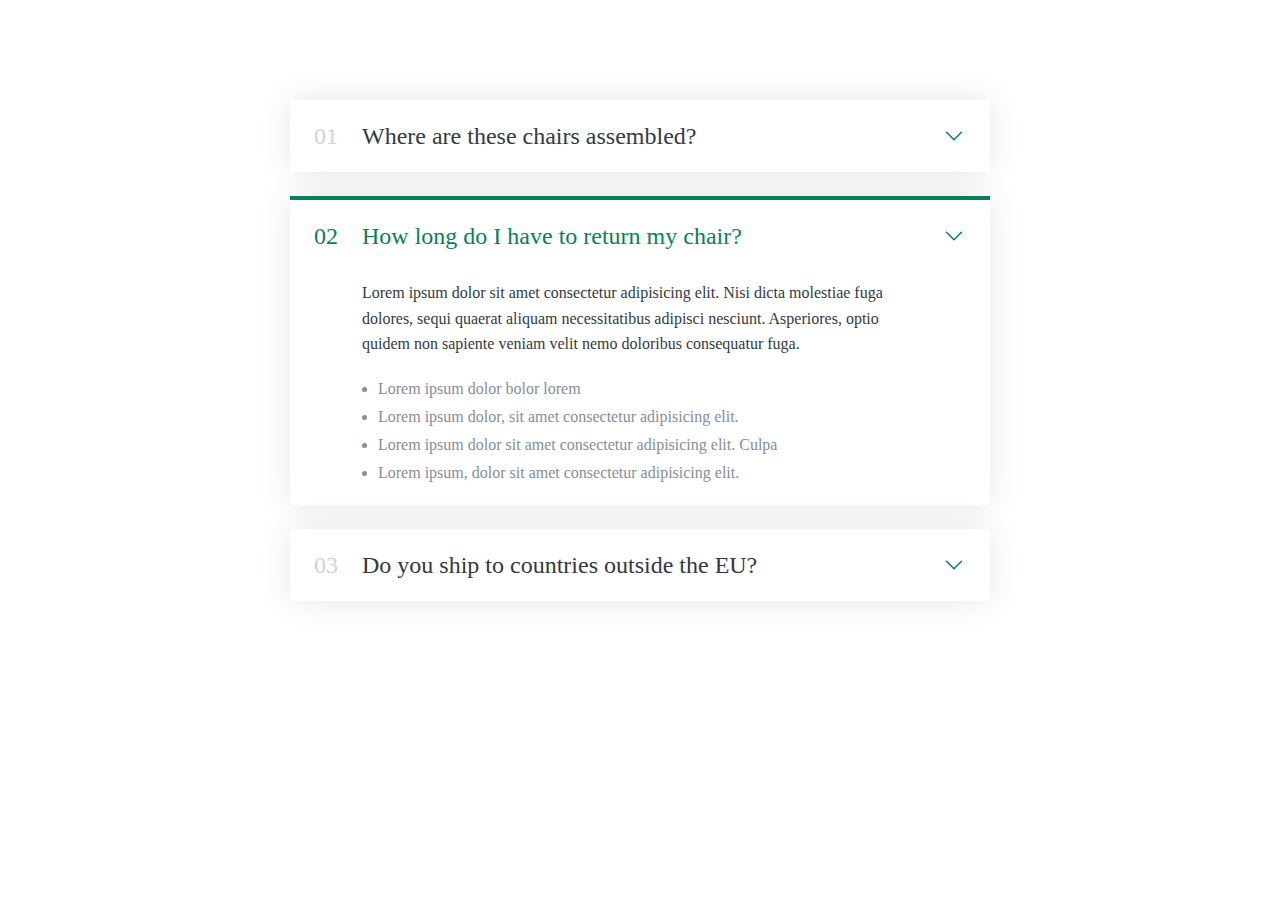
<file: accordion-component/accordrion.html>
<!DOCTYPE html>
<html lang="en">
  <head>
    <meta charset="UTF-8" />
    <meta http-equiv="X-UA-Compatible" content="IE=edge" />
    <meta name="viewport" content="width=device-width, initial-scale=1.0" />
    <link rel="stylesheet" href="style-accordrion.css" />
    <title>Accordion Component</title>
  </head>
  <body>
    <div class="accordion">
      <div class="item">
        <p class="number">01</p>
        <p class="text">Where are these chairs assembled?</p>
        <svg
          xmlns="http://www.w3.org/2000/svg"
          fill="none"
          viewBox="0 0 24 24"
          stroke-width="1.5"
          stroke="currentColor"
          class="icon"
        >
          <path
            stroke-linecap="round"
            stroke-linejoin="round"
            d="M19.5 8.25l-7.5 7.5-7.5-7.5"
          />
        </svg>

        <div class="hidden-box">
          <p>
            Lorem ipsum dolor sit amet consectetur adipisicing elit. Nisi dicta
            molestiae fuga dolores, sequi quaerat aliquam necessitatibus
            adipisci nesciunt. Asperiores, optio quidem non sapiente veniam
            velit nemo doloribus consequatur fuga.
          </p>
          <ul>
            <li>Lorem ipsum dolor bolor lorem</li>
            <li>Lorem ipsum dolor, sit amet consectetur adipisicing elit.</li>
            <li>
              Lorem ipsum dolor sit amet consectetur adipisicing elit. Culpa
            </li>
            <li>Lorem ipsum, dolor sit amet consectetur adipisicing elit.</li>
          </ul>
        </div>
      </div>
      <div class="item open">
        <p class="number">02</p>
        <p class="text">How long do I have to return my chair?</p>
        <svg
          xmlns="http://www.w3.org/2000/svg"
          fill="none"
          viewBox="0 0 24 24"
          stroke-width="1.5"
          stroke="currentColor"
          class="icon"
        >
          <path
            stroke-linecap="round"
            stroke-linejoin="round"
            d="M19.5 8.25l-7.5 7.5-7.5-7.5"
          />
        </svg>

        <div class="hidden-box">
          <p>
            Lorem ipsum dolor sit amet consectetur adipisicing elit. Nisi dicta
            molestiae fuga dolores, sequi quaerat aliquam necessitatibus
            adipisci nesciunt. Asperiores, optio quidem non sapiente veniam
            velit nemo doloribus consequatur fuga.
          </p>
          <ul>
            <li>Lorem ipsum dolor bolor lorem</li>
            <li>Lorem ipsum dolor, sit amet consectetur adipisicing elit.</li>
            <li>
              Lorem ipsum dolor sit amet consectetur adipisicing elit. Culpa
            </li>
            <li>Lorem ipsum, dolor sit amet consectetur adipisicing elit.</li>
          </ul>
        </div>
      </div>
      <div class="item">
        <p class="number">03</p>
        <p class="text">Do you ship to countries outside the EU?</p>
        <svg
          xmlns="http://www.w3.org/2000/svg"
          fill="none"
          viewBox="0 0 24 24"
          stroke-width="1.5"
          stroke="currentColor"
          class="icon"
        >
          <path
            stroke-linecap="round"
            stroke-linejoin="round"
            d="M19.5 8.25l-7.5 7.5-7.5-7.5"
          />
        </svg>

        <div class="hidden-box">
          <p>
            Lorem ipsum dolor sit amet consectetur adipisicing elit. Nisi dicta
            molestiae fuga dolores, sequi quaerat aliquam necessitatibus
            adipisci nesciunt. Asperiores, optio quidem non sapiente veniam
            velit nemo doloribus consequatur fuga.
          </p>
          <ul>
            <li>Lorem ipsum dolor bolor lorem</li>
            <li>Lorem ipsum dolor, sit amet consectetur adipisicing elit.</li>
            <li>
              Lorem ipsum dolor sit amet consectetur adipisicing elit. Culpa
            </li>
            <li>Lorem ipsum, dolor sit amet consectetur adipisicing elit.</li>
          </ul>
        </div>
      </div>
    </div>
  </body>
</html>
</file>
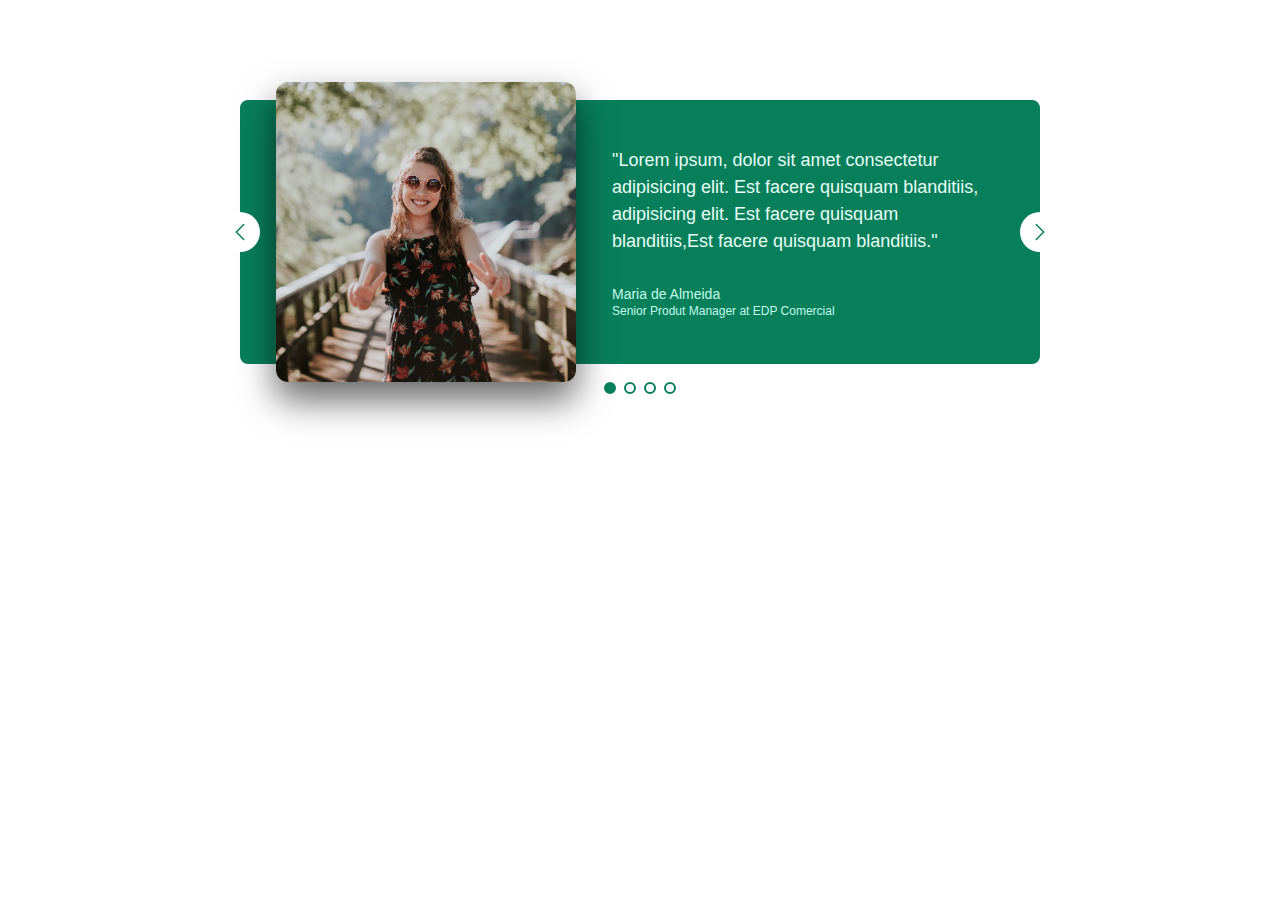
<file: accordion-component/carousel.html>
<!DOCTYPE html>
<html lang="en">
  <head>
    <meta charset="UTF-8" />
    <meta http-equiv="X-UA-Compatible" content="IE=edge" />
    <meta name="viewport" content="width=device-width, initial-scale=1.0" />
    <title>Carousel</title>
    <link rel="stylesheet" href="style-carousel.css" />
  </head>
  <body>
    <div class="carousel">
      <img src="maria.jpg" alt="Photo of Maria" />
      <blockquote class="testimonial">
        <p class="testimonial-text">
          "Lorem ipsum, dolor sit amet consectetur adipisicing elit. Est facere
          quisquam blanditiis, adipisicing elit. Est facere quisquam
          blanditiis,Est facere quisquam blanditiis."
        </p>
        <p class="testimonial-author">Maria de Almeida</p>
        <p class="testimonial-job">Senior Produt Manager at EDP Comercial</p>
      </blockquote>
      <button class="btn btn--left">
        <svg
          xmlns="http://www.w3.org/2000/svg"
          fill="none"
          viewBox="0 0 24 24"
          stroke-width="1.5"
          stroke="currentColor"
          class="btn-icon"
        >
          <path
            stroke-linecap="round"
            stroke-linejoin="round"
            d="M15.75 19.5L8.25 12l7.5-7.5"
          />
        </svg>
      </button>
      <button class="btn btn--right">
        <svg
          xmlns="http://www.w3.org/2000/svg"
          fill="none"
          viewBox="0 0 24 24"
          stroke-width="1.5"
          stroke="currentColor"
          class="btn-icon"
        >
          <path
            stroke-linecap="round"
            stroke-linejoin="round"
            d="M8.25 4.5l7.5 7.5-7.5 7.5"
          />
        </svg>
      </button>
      <div class="dots">
        <button class="dot--first">&nbsp;</button
        ><button class="dot">&nbsp;</button><button class="dot">&nbsp;</button
        ><button class="dot">&nbsp;</button>
      </div>
    </div>
    <!-- <div class="flex-container">
      <div class="item">
        <div class="container">
          <a href="#">
            <svg
              xmlns="http://www.w3.org/2000/svg"
              fill="none"
              viewBox="0 0 24 24"
              stroke-width="1.5"
              stroke="currentColor"
              class="icon-left"
            >
              <path
                stroke-linecap="round"
                stroke-linejoin="round"
                d="M15.75 19.5L8.25 12l7.5-7.5"
              />
            </svg>
          </a>
          <img src="maria.jpg" alt="Photo of Maria" />
          <div class="text">
            <p>
              Lorem ipsum dolor sit amet consectetur adipisicing elit. Sint
              consectetur aut nobis dolorem maxime. Velit, labore ipsa
              consectetur repellat incidunt dolor tenetur dignissimos explicabo
              rerum doloribus eos molestiae, alias illum.
            </p>
            <p>
              Maria de Almeida <br />
              Senior Product Manager at EDP Comerical
            </p>
          </div>
          <svg
            xmlns="http://www.w3.org/2000/svg"
            fill="none"
            viewBox="0 0 24 24"
            stroke-width="1.5"
            stroke="currentColor"
            class="icon-right"
          >
            <path
              stroke-linecap="round"
              stroke-linejoin="round"
              d="M8.25 4.5l7.5 7.5-7.5 7.5"
            />
          </svg>
        </div>
      </div>
    </div> -->
  </body>
</html>
</file>
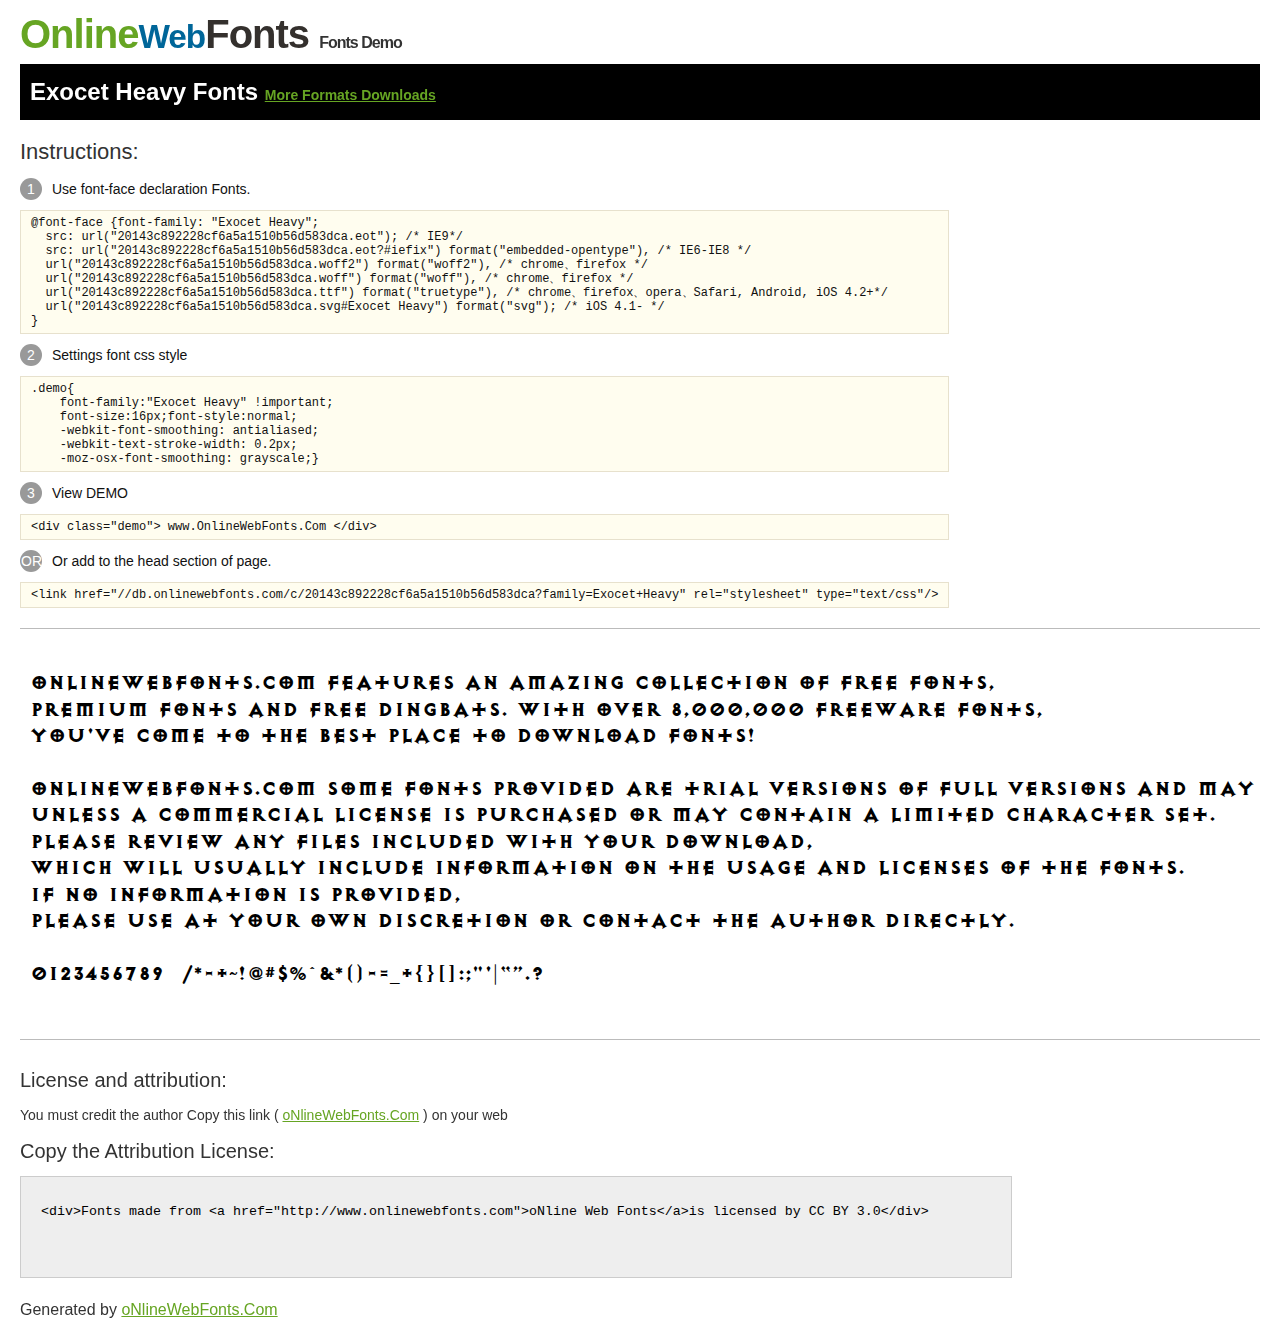
<file: copy-project-2-median-xl/font/@font-face/Demo.html>
<!DOCTYPE html>
<html>
<head>
<meta charset="utf-8"/>
<title>Exocet Heavy Font - OnlineWebFonts.COM</title>
<style type="text/css">
@font-face {font-family: "Exocet Heavy";
  src: url("20143c892228cf6a5a1510b56d583dca.eot"); /* IE9*/
  src: url("20143c892228cf6a5a1510b56d583dca.eot?#iefix") format("embedded-opentype"), /* IE6-IE8 */
  url("20143c892228cf6a5a1510b56d583dca.woff2") format("woff2"), /* chrome、firefox */
  url("20143c892228cf6a5a1510b56d583dca.woff") format("woff"), /* chrome、firefox */
  url("20143c892228cf6a5a1510b56d583dca.ttf") format("truetype"), /* chrome、firefox、opera、Safari, Android, iOS 4.2+*/
  url("20143c892228cf6a5a1510b56d583dca.svg#Exocet Heavy") format("svg"); /* iOS 4.1- */
}
*{margin:0;padding:0;list-style:none;}pre{border:solid 1px #e7e1cd;background-color:#fffdef;overflow:auto;font-size:12px;line-height:14px;margin-top:10px;margin-right:0;margin-bottom:10px;margin-left:0;padding-top:5px;padding-right:10px;padding-bottom:5px;padding-left:10px;}.demo pre{color:#000;line-height: 1.2em;font-family:"Exocet Heavy"!important;font-size:22px;background-color:#FFF;border-top-width:0px;border-right-width:0px;border-bottom-width:0px;border-left-width:0px;}body{font-family:sans-serif;line-height:1.5;font-size:16px;padding:20px;color:#333;}:hover,:before,:after{-webkit-transition:all 0.1s ease-in;-moz-transition:all 0.1s ease-in;-ms-transition:all 0.1s ease-in;-o-transition:all 0.1s ease-in;transition:all 0.1s ease-in;}*{-moz-box-sizing:border-box;-webkit-box-sizing:border-box;box-sizing:border-box;margin:0;padding:0;}a{color:#66A523;}h1.logo{font-size:40px;letter-spacing:-1px;margin-top:-16px;}h1.logo strong{font-size:16px;font-family:sans-serif;color:#333;}h1.logo a{color:#34302d;text-decoration:none;}h1.logo a span{color:#66A523;}h1.logo a small{color:#006699;}.info{float:left;font-size:14px;margin-top:15px;}.info ul{margin-left:0px;color:#111;margin-bottom:20px;}.info .exs{font-size:12px;color:#666;margin-left:35px;display:block;}.info ul li{margin-top:10px;list-style:none;}.info .numno{color:#fff;border-radius:20px;padding:1px;display:inline-block;width:22px;height:22px;text-align:center;margin-right:10px;background-color:#999999;}.info ul strong{font-weight:normal;color:#000;}.info .inst{font-size:22px;margin-bottom:10px;}.demo{float:left;width:100%;height:auto;border-top-width:1px;border-top-style:solid;border-top-color:#bbb;border-bottom-width:1px;border-bottom-style:solid;border-bottom-color:#bbb;padding-bottom:10px;}.demo .demo_svg{float:left;height:auto;width:100px;margin-right:5px;margin-left:5px;margin-bottom:10px;}.demo .demo_svg i{float:left;height:80px;width:80px;text-align:center;font-size:40px;margin-left:10px;line-height:80px;color:#777;}.demo .demo_svg .code{float:left;height:20px;width:100%;overflow:hidden;text-align:center;line-height:20px;font-size:11px;color:#666;}.demo .demo_svg .txt{float:left;height:20px;width:100%;font-size:11px;text-align:center;white-space:nowrap;overflow:hidden;line-height:20px;}.demo .demo_svg:hover i{font-size:60px;color:#333;}.by{padding-top:15px;float:left;width:100%;margin-top:10px;margin-right:0;margin-bottom:10px;margin-left:0;}.by{margin-bottom:10px;font-size:20px;}.by .attr{font-size:14px;color:#333;padding-top:10px;padding-bottom:10px;}textarea{width:80%;height:auto;border:1px solid #CCC;resize:none;background:#EEE;padding:20px;float:left;margin-top:10px;line-height:30px;}#footer{float:left;width:100%;margin-top:10px;padding-bottom:20px;}h2{background-color:#000;padding-top:10px;padding-bottom:10px;padding-left:10px;color:#FFF;}
</style>
</head>
<body>
<h1 class="logo"> <a href="http://www.onlinewebfonts.com/"> <span>Online</span><small>Web</small>Fonts</a> <strong>Fonts Demo</strong></h1>
<h2>
Exocet Heavy Fonts <a style="font-size:14px;" href="http://www.onlinewebfonts.com/download/20143c892228cf6a5a1510b56d583dca" target="_blank">More Formats Downloads</a></h2>
<div class="info">
  <div class="inst">Instructions:</div>
  <ul>
    <li>
      <p> <span class="numno">1</span>Use font-face declaration Fonts.<br />
        <span class="exs">
        <pre>
@font-face {font-family: "Exocet Heavy";
  src: url("20143c892228cf6a5a1510b56d583dca.eot"); /* IE9*/
  src: url("20143c892228cf6a5a1510b56d583dca.eot?#iefix") format("embedded-opentype"), /* IE6-IE8 */
  url("20143c892228cf6a5a1510b56d583dca.woff2") format("woff2"), /* chrome、firefox */
  url("20143c892228cf6a5a1510b56d583dca.woff") format("woff"), /* chrome、firefox */
  url("20143c892228cf6a5a1510b56d583dca.ttf") format("truetype"), /* chrome、firefox、opera、Safari, Android, iOS 4.2+*/
  url("20143c892228cf6a5a1510b56d583dca.svg#Exocet Heavy") format("svg"); /* iOS 4.1- */
}
</pre>
      </span> 
    </li>
    <li>
      <p> <span class="numno">2</span>Settings font css style <br />
      <span class="exs">
<pre>
.demo{
    font-family:"Exocet Heavy" !important;
    font-size:16px;font-style:normal;
    -webkit-font-smoothing: antialiased;
    -webkit-text-stroke-width: 0.2px;
    -moz-osx-font-smoothing: grayscale;}
</pre>
      </span> 
    </li>
    <li>
      <p> <span class="numno">3</span>View DEMO <br />
      <span class="exs"><pre>
&lt;div class="demo"&gt; www.OnlineWebFonts.Com &lt;/div&gt;
</pre></span> 
    </li>
    <li>
      <p> <span class="numno">OR</span>Or add to the head section of page. <br />
      <span class="exs"><pre>
&lt;link href="//db.onlinewebfonts.com/c/20143c892228cf6a5a1510b56d583dca?family=Exocet+Heavy" rel="stylesheet" type="text/css"/&gt;
</pre></span> 
    </li>
  </ul>
</div>
<div class="demo">
<pre>

OnlineWebFonts.Com features an amazing collection of free fonts,
premium fonts and free dingbats. With over 8,000,000 freeware fonts, 
you\'ve come to the best place to download fonts! 

OnlineWebFonts.Com Some fonts provided are trial versions of full versions and may not allow embedding 
unless a commercial license is purchased or may contain a limited character set. 
Please review any files included with your download, 
which will usually include information on the usage and licenses of the fonts. 
If no information is provided, 
please use at your own discretion or contact the author directly. 

0123456789  /*-+~!@#$%^&*()-=_+{}[]:;"\'|\<>.?

</pre>
</div>

<div class="by">
<div class="by_title">License and attribution:</div>
<div class="attr">You must credit the author Copy this link ( <a href="http://www.onlinewebfonts.com" target="_blank">oNlineWebFonts.Com</a> ) on your web </div><div class="usetitle">Copy the Attribution License:</div>
<textarea onclick="this.focus();this.select();">&lt;div&gt;Fonts made from &lt;a href="http://www.onlinewebfonts.com"&gt;oNline Web Fonts&lt;/a&gt;is licensed by CC BY 3.0&lt;/div&gt;</textarea>
</div>
<div id="footer">
    <div>Generated by <a href="http://www.onlinewebfonts.com" target="_blank">oNlineWebFonts.Com</a></div>
</div>
</body>
</html>
</file>
<file: accordion-component/style-accordrion.css>
* {
  box-sizing: border-box;
  margin: 0;
  padding: 0;
}

body {
  color: #343a40;
  line-height: 1;
}

.accordion {
  width: 700px;
  margin: 100px auto;
  display: flex;
  flex-flow: column;
  gap: 24px;
}

.item {
  /* border-top: 5px solid #087f5b; */
  padding: 24px;
  box-shadow: 0 0 32px rgba(0, 0, 0, 0.1);
  display: grid;
  grid-template-columns: auto 1fr auto;
  column-gap: 24px;
  row-gap: 32px;
  align-items: center;
}

.number,
.text {
  font-size: 24px;
  font-family: 500;
  /* color: #087f5b; */
}

.number {
  color: #ced4da;
}

.icon {
  width: 24px;
  height: 24px;
  stroke: #087f5b;
}

.hidden-box {
  grid-column: 2;
  display: none;
}

.hidden-box p {
  line-height: 1.6;
  margin-bottom: 24px;
}

.hidden-box ul {
  color: #868e96;
  margin-left: 16px;
  display: flex;
  flex-flow: column;
  gap: 12px;
}

.open {
  border-top: 4px solid #087f5b;
}

.open .hidden-box {
  display: block;
}

.open .number,
.open .text {
  color: #087f5b;
}
</file>
<file: accordion-component/style-carousel.css>
/* .container {
  margin-left: 100px;
  margin-top: 200px;
  background-color: #087f5b;
  position: relative;
  height: 260px;
  border-radius: 10px;
  display: flex;
  justify-content: flex-end;
  padding: 20px 50px 0 20px;
}

.container p {
  width: 300px;
  text-align: end;
  color: #fff;
  font-size: 16px;
  font-family: sans-serif;
  font-weight: 600;
}

img {
  height: 310px;
  width: 280px;
  border-radius: 15px;
  float: left;
  position: absolute;
  top: -16px;
  left: 50px;
}

button {
  padding: 18px;
  border-radius: 50px;
}

.icon-left {
  stroke: #064230;
  width: 24px;
  height: 24px;
  border: 1px solid #fff;
  border-radius: 50px;
  background-color: #fff;
  padding: 6px;
  position: absolute;
  left: -20px;
  top: 120px;
}

.icon-left a {
  box-shadow: 0 0 32px 0.1;
}

.icon-right {
  stroke: #064230;
  width: 24px;
  height: 24px;
  border: 1px solid #fff;
  border-radius: 50px;
  background-color: #fff;
  padding: 6px;
  position: absolute;
  right: -20px;
  top: 120px;
} */

* {
  box-sizing: border-box;
  padding: 0;
  margin: 0;
}

body {
  font-family: sans-serif;
  color: #343a40;
  line-height: 1;
}

.carousel {
  width: 800px;
  margin: 100px auto;
  background-color: #087f5b;
  padding: 32px;
  padding-left: 86px;
  padding-right: 48px;
  border-radius: 8px;

  display: flex;
  align-items: center;
  gap: 86px;
  position: relative;
}

img {
  height: 200px;
  border-radius: 8px;
  transform: scale(1.5);
  box-shadow: 0 12px 24px rgba(0, 0, 0, 0.6);
}

.testimonial-text {
  font-size: 18px;
  font-weight: 500;
  line-height: 1.5;
  margin-bottom: 32px;
  color: #e6fcf5;
}

.testimonial-author {
  font-size: 14px;
  margin-bottom: 4px;
  color: #c3fae8;
}

.testimonial-job {
  font-size: 12px;
  color: #c3fae8;
}

.btn {
  background-color: #fff;
  border: none;
  height: 40px;
  width: 40px;
  border-radius: 50%;
  position: absolute;
  display: flex;
  align-items: center;
  justify-content: center;
  cursor: pointer;
}

.btn-icon {
  height: 24px;
  width: 24px;
  stroke: #087f5b;
}

.btn--left {
  left: 0;
  top: 50%;
  transform: translate(-50%, -50%);
}

.btn--right {
  right: 0;
  top: 50%;
  transform: translate(50%, -50%);
}

.dots {
  position: absolute;
  display: flex;
  justify-content: center;
  align-items: center;
  left: 50%;
  bottom: 0;
  transform: translate(-50%, 250%);
  gap: 8px;
}

.dots button {
  height: 12px;
  width: 12px;
  background-color: #fff;
  border: 2px solid #087f5b;
  border-radius: 50%;
  cursor: pointer;
}

.dot {
  height: 12px;
  width: 12px;
  background-color: #fff;
  border: 2px solid #087f5b;
  border-radius: 50%;
  cursor: pointer;
}

.dots .dot--first {
  background-color: #087f5b;
}
</file>
